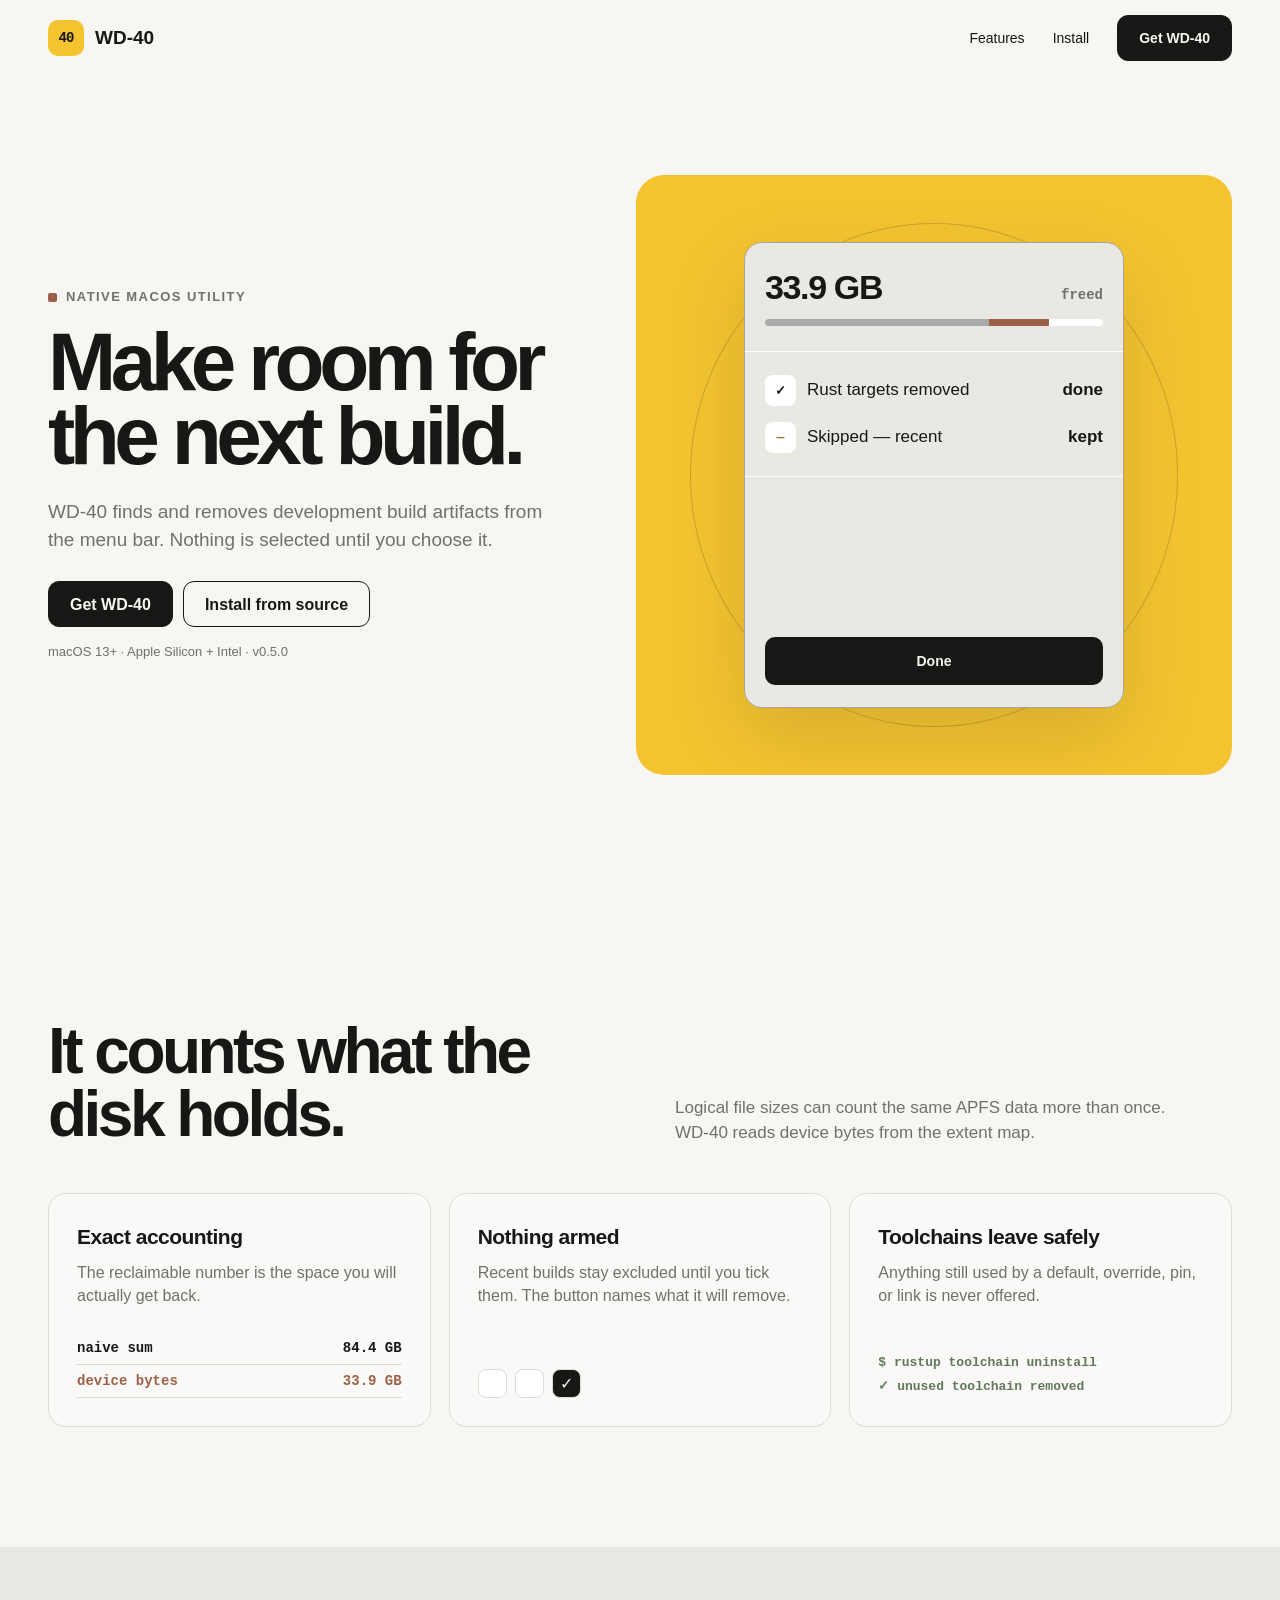
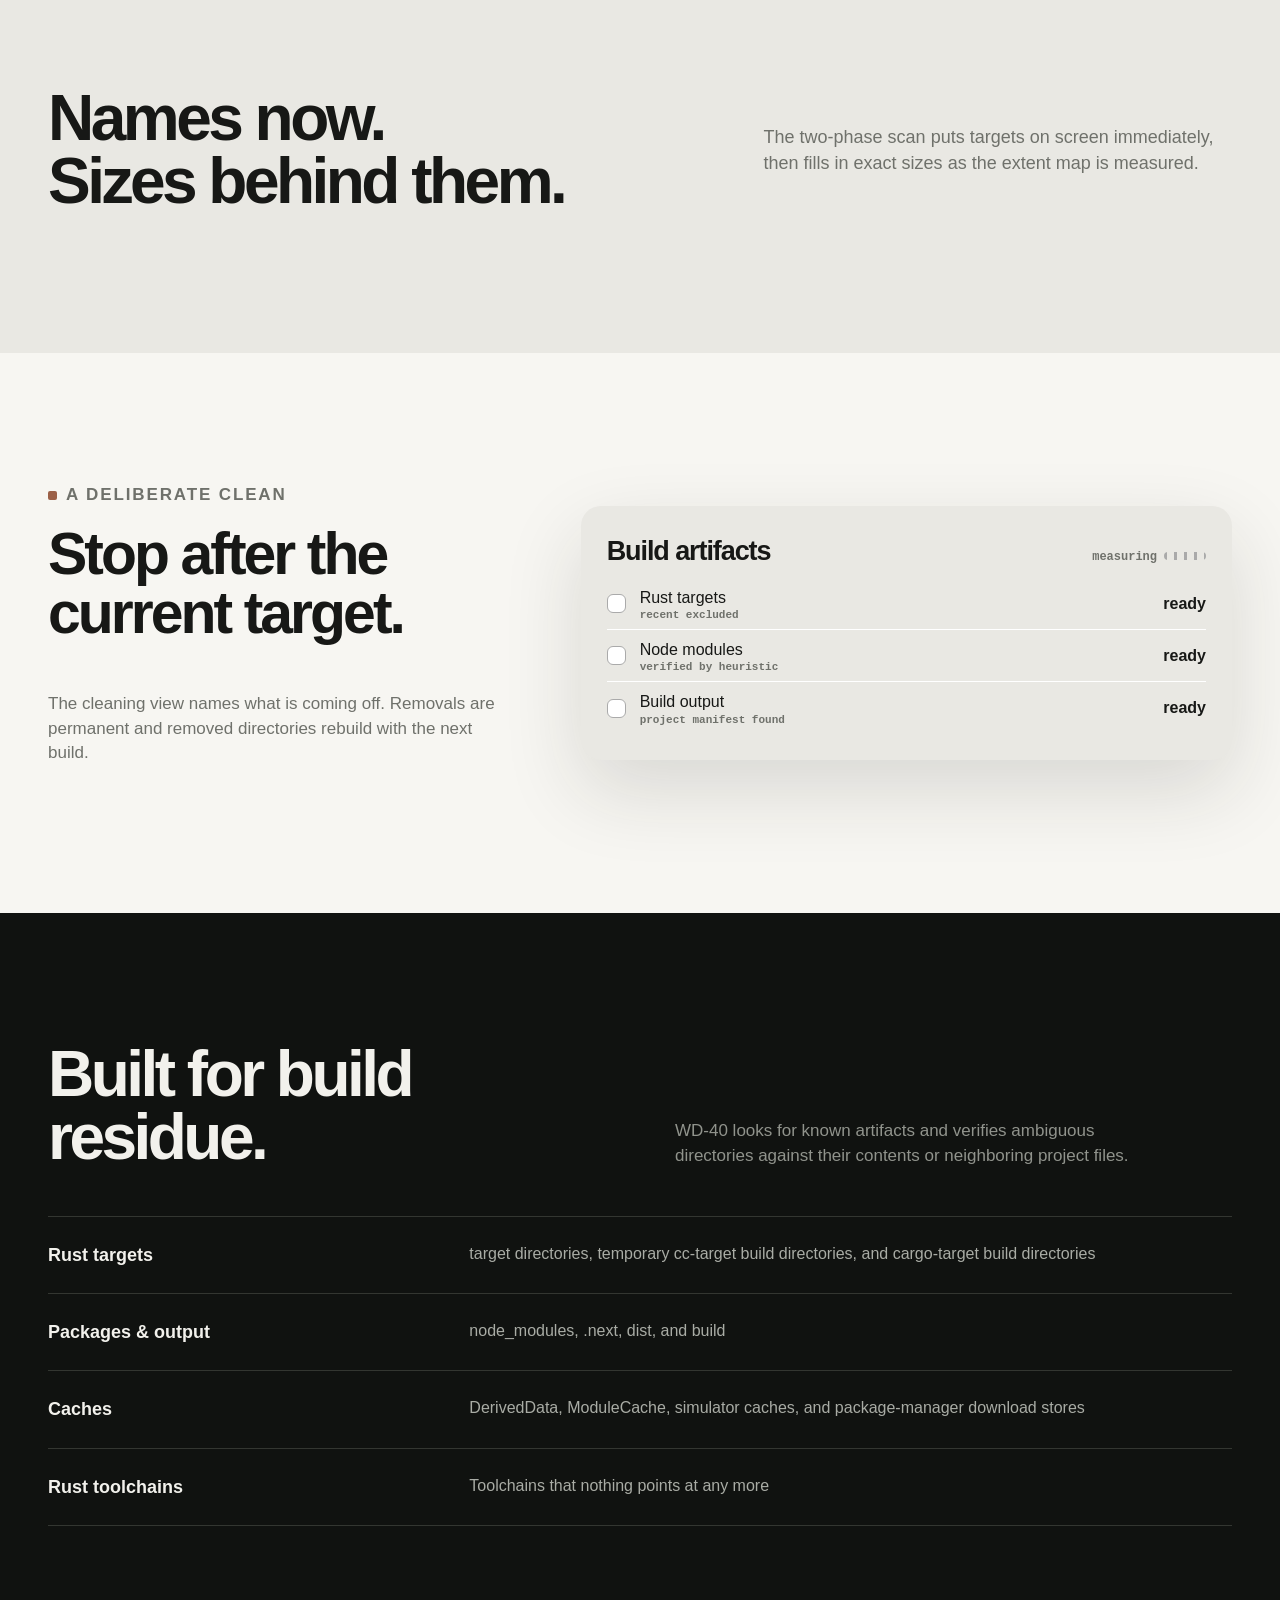
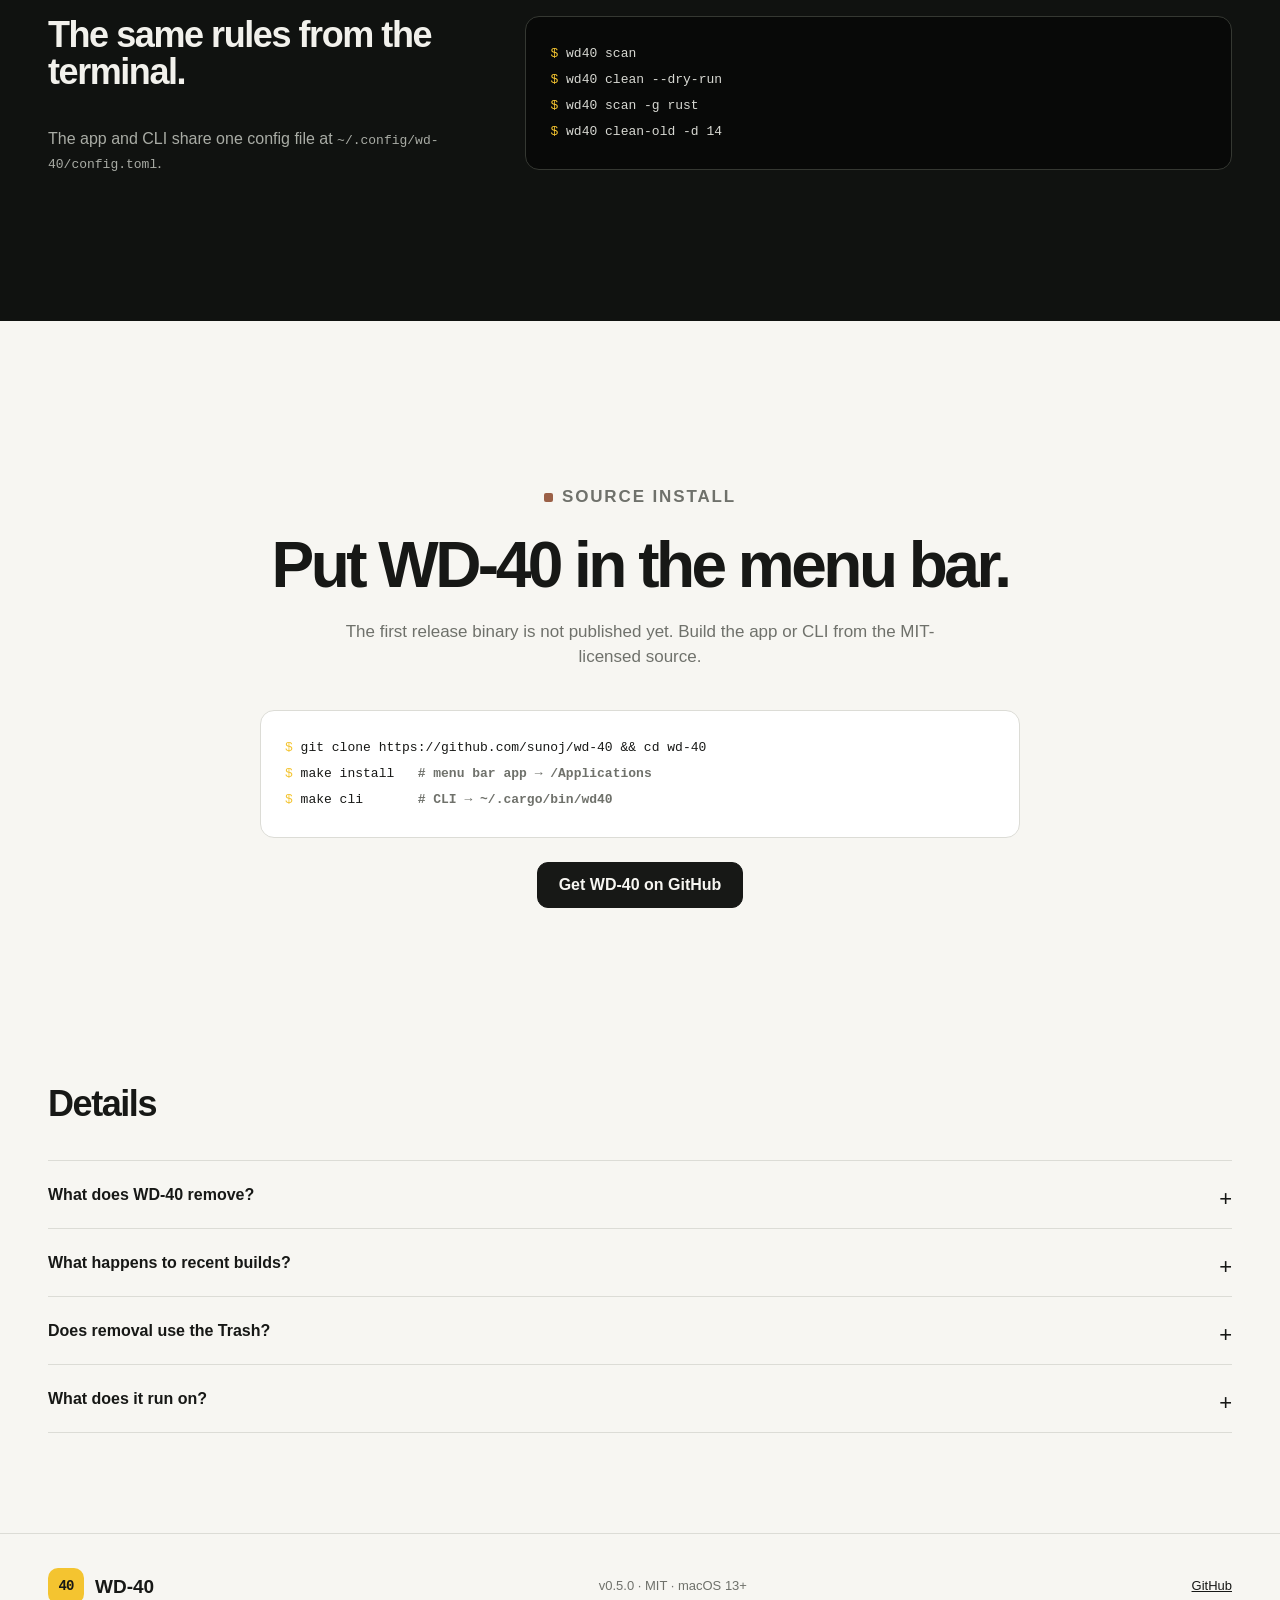
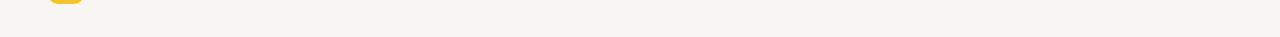
<file: site/index.html>
<!--
  WD-40's self-contained landing page, with an HTML/CSS recreation of the app popover.
  Exports: the wd-40.xyz marketing page. Dependencies: local system fonts and inline SVG only.
-->
<!DOCTYPE html>
<html lang="en">
<head>
  <meta charset="UTF-8">
  <meta name="viewport" content="width=device-width, initial-scale=1">
  <meta name="color-scheme" content="light dark">
  <link rel="icon" href="data:image/svg+xml,%3Csvg xmlns='http://www.w3.org/2000/svg' viewBox='0 0 40 40'%3E%3Crect width='40' height='40' rx='10' fill='%23f4c430'/%3E%3Ctext x='20' y='25' text-anchor='middle' font-family='monospace' font-weight='700' font-size='14'%3E40%3C/text%3E%3C/svg%3E">
  <title>WD-40 — Make room for the next build</title>
  <meta name="description" content="WD-40 is a native macOS menu bar app and CLI that finds and removes development build artifacts.">
  <script>const DOWNLOAD_URL="https://github.com/sunoj/wd-40";</script>
  <style>
    :root{--paper:#f7f6f2;--ink:#171816;--muted:#6f716b;--line:#dcdcd6;--panel:#e9e8e3;--panel2:#fff;--accent:#f4c430;--rust:#9b6047;--green:#60795a;--dark:#101210;--shadow:0 30px 80px #25251e24}
    *{box-sizing:border-box}html{scroll-behavior:smooth}body{margin:0;background:var(--paper);color:var(--ink);font-family:-apple-system,BlinkMacSystemFont,"Segoe UI",sans-serif;line-height:1.45}a{color:inherit}button,a{font:inherit}.wrap{width:min(1184px,calc(100% - 48px));margin:auto}.nav{height:76px;display:flex;align-items:center;justify-content:space-between}.brand{display:flex;align-items:center;gap:11px;font-weight:800;text-decoration:none;font-size:19px}.mark{display:grid;place-items:center;width:36px;height:36px;border-radius:10px;background:var(--accent);font:800 14px ui-monospace,monospace;letter-spacing:-1px}.navlinks{display:flex;align-items:center;gap:28px;font-size:14px}.navlinks a{text-decoration:none}.button{display:inline-flex;align-items:center;justify-content:center;min-height:46px;padding:0 21px;border:1px solid var(--ink);border-radius:11px;background:var(--ink);color:var(--paper);font-weight:750;text-decoration:none;transition:transform .2s,background .2s}.button:hover{transform:translateY(-2px)}.button.alt{background:transparent;color:var(--ink)}
    .hero{min-height:calc(100svh - 76px);display:grid;grid-template-columns:.93fr 1.07fr;align-items:center;gap:70px;padding:58px 0 84px}.eyebrow{display:flex;align-items:center;gap:9px;margin:0 0 18px;color:var(--muted);font-size:13px;font-weight:720;text-transform:uppercase;letter-spacing:.11em}.eyebrow:before{content:"";width:9px;height:9px;border-radius:2px;background:var(--rust)}h1,h2,h3,p{margin-top:0}.hero h1{max-width:650px;margin-bottom:24px;font-size:clamp(58px,6.4vw,94px);line-height:.91;letter-spacing:-.067em}.lead{max-width:570px;margin-bottom:28px;color:var(--muted);font-size:19px}.actions{display:flex;gap:10px;align-items:center}.meta{margin:16px 0 0;color:var(--muted);font-size:13px}
    .stage{min-height:600px;display:grid;place-items:center;border-radius:28px;background:var(--accent);overflow:hidden;position:relative}.stage:before{content:"";position:absolute;inset:8% 9%;border:1px solid #1d1d1730;border-radius:50%}.stage:after{content:"";position:absolute;width:280px;height:280px;border:1px solid #1d1d1730;border-radius:50%}.popover{position:relative;z-index:1;width:min(380px,84%);height:466px;border:1px solid #a5a59e;background:var(--panel);border-radius:18px;box-shadow:var(--shadow);overflow:hidden;font-size:14px}.pop-state{position:absolute;inset:0;padding:20px;opacity:0}.pop-state.scan{animation:scan-state 12s cubic-bezier(.2,.8,.2,1) both}.pop-state.clean{animation:clean-state 12s cubic-bezier(.2,.8,.2,1) both}.pop-state.done{animation:done-state 12s cubic-bezier(.2,.8,.2,1) both}.pop-top{display:flex;align-items:baseline;justify-content:space-between;margin-bottom:7px}.pop-top strong{font-size:27px;letter-spacing:-.04em}.mono{font-family:ui-monospace,SFMono-Regular,Menlo,monospace;color:var(--muted);font-weight:650}.meter{height:7px;background:var(--panel2);border-radius:9px;overflow:hidden}.meter span{display:block;width:100%;height:100%;background:linear-gradient(90deg,#aaa 0 79%,var(--rust) 79%);transform-origin:left;transform:scaleX(.84)}.status{padding:10px 0 15px;border-bottom:1px solid var(--panel2);color:var(--muted)}.status b{color:var(--ink)}.group{display:flex;justify-content:space-between;padding:17px 0 7px;border-top:1px solid var(--panel2);color:var(--muted);font:700 13px ui-monospace,monospace;text-transform:lowercase}.group:first-of-type{border-top:0}.row{display:grid;grid-template-columns:25px 1fr auto;gap:8px;align-items:center;padding:8px 0}.check{width:19px;height:19px;border:1px solid #aaa;border-radius:6px;background:var(--panel2)}.check.on{display:grid;place-items:center;background:var(--ink);color:var(--paper);font-size:12px}.sub{display:block;color:var(--muted);font:600 11px ui-monospace,monospace}.recent{color:#98722c}.pop-action{position:absolute;left:20px;right:20px;bottom:50px;height:48px;border:0;border-radius:10px;background:var(--ink);color:var(--paper);font-weight:750}.pop-foot{position:absolute;left:20px;right:20px;bottom:18px;display:flex;justify-content:space-between;color:var(--muted);font-weight:650}.spin{display:inline-block;width:16px;height:16px;border:2px solid #a7a8a1;border-top-color:var(--ink);border-radius:50%;vertical-align:-3px;animation:spin 1s linear infinite}.clean .status{font-size:16px}.clean-list{margin:20px 0}.clean-list .row{grid-template-columns:24px 1fr auto;font-size:16px}.removed{color:var(--green)}.waiting{opacity:.38}.stop{bottom:28px;background:var(--panel2);color:var(--ink)}.done .pop-top strong{font-size:34px}.done .summary{margin:25px -20px;border-top:1px solid var(--panel2);border-bottom:1px solid var(--panel2);padding:15px 20px}.done .row{grid-template-columns:34px 1fr auto;font-size:17px}.badge{display:grid;place-items:center;width:31px;height:31px;border-radius:8px;background:var(--panel2);font:700 13px ui-monospace,monospace}.done .pop-action{bottom:22px}
    @keyframes scan-state{0%{opacity:0;transform:translateY(8px)}4%,29%{opacity:1;transform:translateY(0)}33%,100%{opacity:0;transform:translateY(-8px)}}
    @keyframes clean-state{0%,29%{opacity:0;transform:translateY(8px)}33%,62%{opacity:1;transform:translateY(0)}66%,100%{opacity:0;transform:translateY(-8px)}}
    @keyframes done-state{0%,62%{opacity:0;transform:translateY(8px)}66%,100%{opacity:1;transform:translateY(0)}}
    @keyframes scan-meter{0%,4%{transform:scaleX(0)}20%,100%{transform:scaleX(.84)}}
    @keyframes row-1{0%,10%{opacity:0;transform:translateY(4px)}15%,100%{opacity:1;transform:translateY(0)}}
    @keyframes row-2{0%,15%{opacity:0;transform:translateY(4px)}20%,100%{opacity:1;transform:translateY(0)}}
    @keyframes row-3{0%,20%{opacity:0;transform:translateY(4px)}25%,100%{opacity:1;transform:translateY(0)}}
    @keyframes done-row-1{0%,68%{opacity:0;transform:scale(.96)}73%,100%{opacity:1;transform:scale(1)}}
    @keyframes done-row-2{0%,72%{opacity:0;transform:scale(.96)}77%,100%{opacity:1;transform:scale(1)}}
    @keyframes spin{to{transform:rotate(1turn)}}
    .pop-state.scan .meter span{animation:scan-meter 12s cubic-bezier(.2,.8,.2,1) both}
    .pop-state.scan .row:nth-child(5){animation:row-1 12s cubic-bezier(.2,.8,.2,1) both}
    .pop-state.scan .row:nth-child(6){animation:row-2 12s cubic-bezier(.2,.8,.2,1) both}
    .pop-state.scan .row:nth-child(8){animation:row-3 12s cubic-bezier(.2,.8,.2,1) both}
    .pop-state.done .row:nth-child(1){animation:done-row-1 12s cubic-bezier(.2,.8,.2,1) both}
    .pop-state.done .row:nth-child(2){animation:done-row-2 12s cubic-bezier(.2,.8,.2,1) both}
    .is-paused .pop-state,.is-paused .pop-state .row,.is-paused .pop-state .meter span{animation-play-state:paused}
    .is-paused .spin,.is-paused .measure:after{animation-play-state:paused!important}
    .features{padding:120px 0}.section-head{display:grid;grid-template-columns:1fr 1fr;gap:70px;align-items:end;margin-bottom:48px}.section-head h2,.statement h2,.install h2{margin-bottom:0;font-size:clamp(42px,5vw,68px);line-height:.98;letter-spacing:-.055em}.section-head p{max-width:500px;margin:0;color:var(--muted);font-size:17px}.grid3{display:grid;grid-template-columns:repeat(3,1fr);gap:18px}.feature{padding:28px;border:1px solid var(--line);border-radius:18px;background:#ffffff55;display:flex;flex-direction:column;justify-content:space-between}.feature h3{margin-bottom:8px;font-size:21px;letter-spacing:-.025em}.feature p{margin:0;color:var(--muted)}.proof{padding-top:25px}.proof-row{display:flex;justify-content:space-between;padding:8px 0;border-bottom:1px solid var(--line);font:650 14px ui-monospace,monospace}.proof-row:last-child{color:var(--rust)}.select-demo{display:flex;gap:8px}.select-demo span{width:29px;height:29px;border:1px solid var(--line);border-radius:8px;background:var(--panel2)}.select-demo span:last-child{display:grid;place-items:center;background:var(--ink);color:var(--paper)}.toolchain{font:700 13px/1.8 ui-monospace,monospace;color:var(--green)}
    .statement{padding:140px 0;background:var(--panel)}.statement .wrap{display:grid;grid-template-columns:1fr .8fr;gap:130px;align-items:center}.statement p{margin:0;color:var(--muted);font-size:18px}.split{padding:130px 0;display:grid;grid-template-columns:.82fr 1.18fr;gap:80px;align-items:center}.split h2{font-size:clamp(40px,4.6vw,65px);line-height:1;letter-spacing:-.05em}.split>div>p{color:var(--muted);font-size:17px}.mini-ui{padding:26px;border-radius:20px;background:var(--panel);box-shadow:var(--shadow)}.mini-ui .row{grid-template-columns:25px 1fr auto;border-bottom:1px solid var(--panel2)}.mini-ui .row:last-child{border:0}.measure{color:var(--muted);font:650 12px ui-monospace,monospace}.measure:after{content:"";display:inline-block;width:42px;height:8px;margin-left:7px;border-radius:9px;background:linear-gradient(90deg,#aaa 30%,transparent 30%);background-size:10px;animation:pulse 1.2s linear infinite}@keyframes pulse{to{background-position:20px}}
    .technical{padding:130px 0;background:var(--dark);color:#f2f1ec}.technical .section-head p,.technical .eyebrow{color:#90938c}.coverage{border-top:1px solid #333631}.coverage div{display:grid;grid-template-columns:.5fr 1fr;gap:40px;padding:25px 0;border-bottom:1px solid #333631}.coverage strong{font-size:18px}.coverage span{color:#a9aca5}.cli{margin-top:90px;display:grid;grid-template-columns:.72fr 1.28fr;gap:80px;align-items:start}.cli h3{font-size:36px;line-height:1.05;letter-spacing:-.04em}.cli p{color:#a9aca5}.terminal{overflow:auto;padding:24px;border:1px solid #353832;border-radius:14px;background:#080908;color:#d8d9d3;font:13px/2 ui-monospace,monospace;white-space:pre}.prompt{color:var(--accent)}
    .install{padding:140px 0;text-align:center}.install p{max-width:600px;margin:24px auto;color:var(--muted);font-size:17px}.commands{width:min(760px,100%);margin:40px auto 24px;text-align:left;padding:24px;border:1px solid var(--line);border-radius:14px;background:var(--panel2);font:13px/2 ui-monospace,monospace;overflow:auto}.faq{padding:30px 0 100px}.faq h2{font-size:36px;letter-spacing:-.04em}.faq details{border-top:1px solid var(--line);padding:22px 0}.faq details:last-child{border-bottom:1px solid var(--line)}summary{cursor:pointer;font-weight:750;list-style:none}summary:after{content:"+";float:right;font-size:22px;font-weight:400}details[open] summary:after{content:"−"}.faq details p{max-width:720px;margin:14px 0 0;color:var(--muted)}footer{padding:34px 0;border-top:1px solid var(--line)}footer .wrap{display:flex;justify-content:space-between;align-items:center}footer p{margin:0;color:var(--muted);font-size:13px}.footerlinks{display:flex;gap:24px;font-size:13px}
    @media (prefers-color-scheme:dark){:root{--paper:#141512;--ink:#f1f0eb;--muted:#9c9e97;--line:#343631;--panel:#242521;--panel2:#171815;--dark:#090a09;--shadow:0 30px 80px #0008}.feature{background:#ffffff03}.button{background:var(--ink);color:var(--paper)}.button.alt{background:transparent;color:var(--ink)}.popover{border-color:#4e504a}.stage{background:#c8a824}.mark{color:#171816}.proof-row:last-child{color:#c48768}.recent{color:#c6a254}}
    @media (max-width:820px){.navlinks>a:not(.button){display:none}.hero{grid-template-columns:1fr;padding-top:40px;gap:45px}.stage{min-height:540px}.section-head,.statement .wrap,.split,.cli{grid-template-columns:1fr;gap:35px}.grid3{grid-template-columns:1fr}.statement,.features,.technical,.install{padding:90px 0}.coverage div{grid-template-columns:1fr;gap:7px}.split{padding:90px 0}.statement .wrap{gap:35px}}
    @media (max-width:480px){.wrap{width:min(100% - 28px,1184px)}.nav{height:66px}.navlinks{gap:8px}.navlinks .button{min-height:40px;padding:0 13px}.hero{min-height:auto;padding:48px 0 70px}.hero h1{font-size:56px}.lead{font-size:17px}.actions{align-items:stretch;flex-direction:column}.stage{min-height:515px;border-radius:20px}.popover{width:94%;height:450px;font-size:13px}.pop-state{padding:16px}.pop-action,.pop-foot{left:16px;right:16px}.section-head h2,.statement h2,.install h2{font-size:42px}.section-head{margin-bottom:32px}.feature{padding:22px}.cli{margin-top:60px}.terminal,.commands{font-size:11px;padding:17px}footer .wrap{align-items:flex-start;gap:20px;flex-direction:column}}
    @media (prefers-reduced-motion:reduce){html{scroll-behavior:auto}*,*:before,*:after{animation:none!important;transition:none!important}.pop-state.scan,.pop-state.clean{opacity:0}.pop-state.done{opacity:1}.button:hover{transform:none}}
  </style>
</head>
<body>
  <header class="wrap nav"><a class="brand" href="#top"><span class="mark">40</span>WD-40</a><nav class="navlinks" aria-label="Primary"><a href="#features">Features</a><a href="#install">Install</a><a class="button download" href="https://github.com/sunoj/wd-40">Get WD-40</a></nav></header>
  <main id="top">
    <section class="wrap hero">
      <div><p class="eyebrow">Native macOS utility</p><h1>Make room for the next build.</h1><p class="lead">WD-40 finds and removes development build artifacts from the menu bar. Nothing is selected until you choose it.</p><div class="actions"><a class="button download" href="https://github.com/sunoj/wd-40">Get WD-40</a><a class="button alt" href="#install">Install from source</a></div><p class="meta">macOS 13+ · Apple Silicon + Intel · v0.5.0</p></div>
      <div class="stage" aria-label="WD-40 popover moving through scan, cleaning, and finished states">
        <div class="popover">
          <div class="pop-state scan"><div class="pop-top"><strong>Scanning</strong><span class="mono"><span class="spin"></span></span></div><div class="meter"><span></span></div><div class="status">Targets appear first. <b>Measuring sizes…</b></div><div class="group"><span>rust targets</span><span>measuring</span></div><div class="row"><span class="check on">✓</span><span>project-alpha<span class="sub">target · recent</span></span><span class="mono recent">recent</span></div><div class="row"><span class="check"></span><span>project-beta<span class="sub">target</span></span><span class="mono">…</span></div><div class="group"><span>node modules</span><span>measuring</span></div><div class="row"><span class="check"></span><span>web-client<span class="sub">node_modules</span></span><span class="mono">…</span></div><button class="pop-action" type="button">Clean selected · 33.9 GB</button><div class="pop-foot"><span>Rescan</span><span>Settings</span></div></div>
          <div class="pop-state clean"><div class="pop-top"><strong>Cleaning</strong><span class="mono">33.9 GB</span></div><div class="meter"><span></span></div><div class="status"><span class="mono">removing</span><br><b>project-alpha/target</b></div><div class="clean-list"><div class="row removed"><span>✓</span><span>project-beta</span><b>removed</b></div><div class="row"><span class="spin"></span><span>project-alpha</span><b>current</b></div><div class="row waiting"><span>·</span><span>web-client</span><b>waiting</b></div></div><button class="pop-action stop" type="button">Stop after this target</button></div>
          <div class="pop-state done"><div class="pop-top"><strong>33.9 GB</strong><span class="mono">freed</span></div><div class="meter"><span></span></div><div class="summary"><div class="row"><span class="badge">✓</span><span>Rust targets removed</span><b>done</b></div><div class="row"><span class="badge recent">—</span><span>Skipped — recent</span><b>kept</b></div></div><button class="pop-action" type="button">Done</button></div>
        </div>
      </div>
    </section>
    <section class="wrap features" id="features"><div class="section-head"><h2>It counts what the disk holds.</h2><p>Logical file sizes can count the same APFS data more than once. WD-40 reads device bytes from the extent map.</p></div><div class="grid3">
      <article class="feature"><div><h3>Exact accounting</h3><p>The reclaimable number is the space you will actually get back.</p></div><div class="proof"><div class="proof-row"><span>naive sum</span><span>84.4 GB</span></div><div class="proof-row"><span>device bytes</span><span>33.9 GB</span></div></div></article>
      <article class="feature"><div><h3>Nothing armed</h3><p>Recent builds stay excluded until you tick them. The button names what it will remove.</p></div><div class="select-demo" aria-hidden="true"><span></span><span></span><span>✓</span></div></article>
      <article class="feature"><div><h3>Toolchains leave safely</h3><p>Anything still used by a default, override, pin, or link is never offered.</p></div><div class="toolchain">$ rustup toolchain uninstall<br>✓ unused toolchain removed</div></article>
    </div></section>
    <section class="statement"><div class="wrap"><h2>Names now.<br>Sizes behind them.</h2><p>The two-phase scan puts targets on screen immediately, then fills in exact sizes as the extent map is measured.</p></div></section>
    <section class="wrap split"><div><p class="eyebrow">A deliberate clean</p><h2>Stop after the current target.</h2><p>The cleaning view names what is coming off. Removals are permanent and removed directories rebuild with the next build.</p></div><div class="mini-ui"><div class="pop-top"><strong>Build artifacts</strong><span class="measure">measuring</span></div><div class="row"><span class="check"></span><span>Rust targets<span class="sub">recent excluded</span></span><b>ready</b></div><div class="row"><span class="check"></span><span>Node modules<span class="sub">verified by heuristic</span></span><b>ready</b></div><div class="row"><span class="check"></span><span>Build output<span class="sub">project manifest found</span></span><b>ready</b></div></div></section>
    <section class="technical"><div class="wrap"><div class="section-head"><h2>Built for build residue.</h2><p>WD-40 looks for known artifacts and verifies ambiguous directories against their contents or neighboring project files.</p></div><div class="coverage"><div><strong>Rust targets</strong><span>target directories, temporary cc-target build directories, and cargo-target build directories</span></div><div><strong>Packages &amp; output</strong><span>node_modules, .next, dist, and build</span></div><div><strong>Caches</strong><span>DerivedData, ModuleCache, simulator caches, and package-manager download stores</span></div><div><strong>Rust toolchains</strong><span>Toolchains that nothing points at any more</span></div></div><div class="cli"><div><h3>The same rules from the terminal.</h3><p>The app and CLI share one config file at <code>~/.config/wd-40/config.toml</code>.</p></div><div class="terminal"><span class="prompt">$</span> wd40 scan<br><span class="prompt">$</span> wd40 clean --dry-run<br><span class="prompt">$</span> wd40 scan -g rust<br><span class="prompt">$</span> wd40 clean-old -d 14</div></div></div></section>
    <section class="wrap install" id="install"><p class="eyebrow" style="justify-content:center">Source install</p><h2>Put WD-40 in the menu bar.</h2><p>The first release binary is not published yet. Build the app or CLI from the MIT-licensed source.</p><div class="commands"><span class="prompt">$</span> git clone https://github.com/sunoj/wd-40 &amp;&amp; cd wd-40<br><span class="prompt">$</span> make install&nbsp;&nbsp;&nbsp;<span class="mono"># menu bar app → /Applications</span><br><span class="prompt">$</span> make cli&nbsp;&nbsp;&nbsp;&nbsp;&nbsp;&nbsp;&nbsp;<span class="mono"># CLI → ~/.cargo/bin/wd40</span></div><a class="button download" href="https://github.com/sunoj/wd-40">Get WD-40 on GitHub</a></section>
    <section class="wrap faq"><h2>Details</h2><details><summary>What does WD-40 remove?</summary><p>Development build artifacts: Rust targets, Node modules, build output, caches, and unused Rust toolchains. Detection uses heuristics rather than directory names alone.</p></details><details><summary>What happens to recent builds?</summary><p>They are excluded until you explicitly select them. Nothing is selected by default.</p></details><details><summary>Does removal use the Trash?</summary><p>No. Removals are permanent. Removed directories are recreated by the next build that needs them.</p></details><details><summary>What does it run on?</summary><p>macOS 13 or later on Apple Silicon and Intel. It is one native Rust and AppKit binary, with no Electron or web view.</p></details></section>
  </main>
  <footer><div class="wrap"><a class="brand" href="#top"><span class="mark">40</span>WD-40</a><p>v0.5.0 · MIT · macOS 13+</p><div class="footerlinks"><a class="download" href="https://github.com/sunoj/wd-40">GitHub</a></div></div></footer>
  <script>document.querySelectorAll(".download").forEach(link=>link.href=DOWNLOAD_URL);</script>
  <script>
    document.addEventListener("DOMContentLoaded", () => {
      const observer = new IntersectionObserver((entries) => {
        entries.forEach(e => {
          if (!e.isIntersecting) e.target.classList.add('is-paused');
          else e.target.classList.remove('is-paused');
        });
      });
      document.querySelectorAll('.stage, .split').forEach(el => observer.observe(el));
    });
  </script>
</body>
</html>
</file>
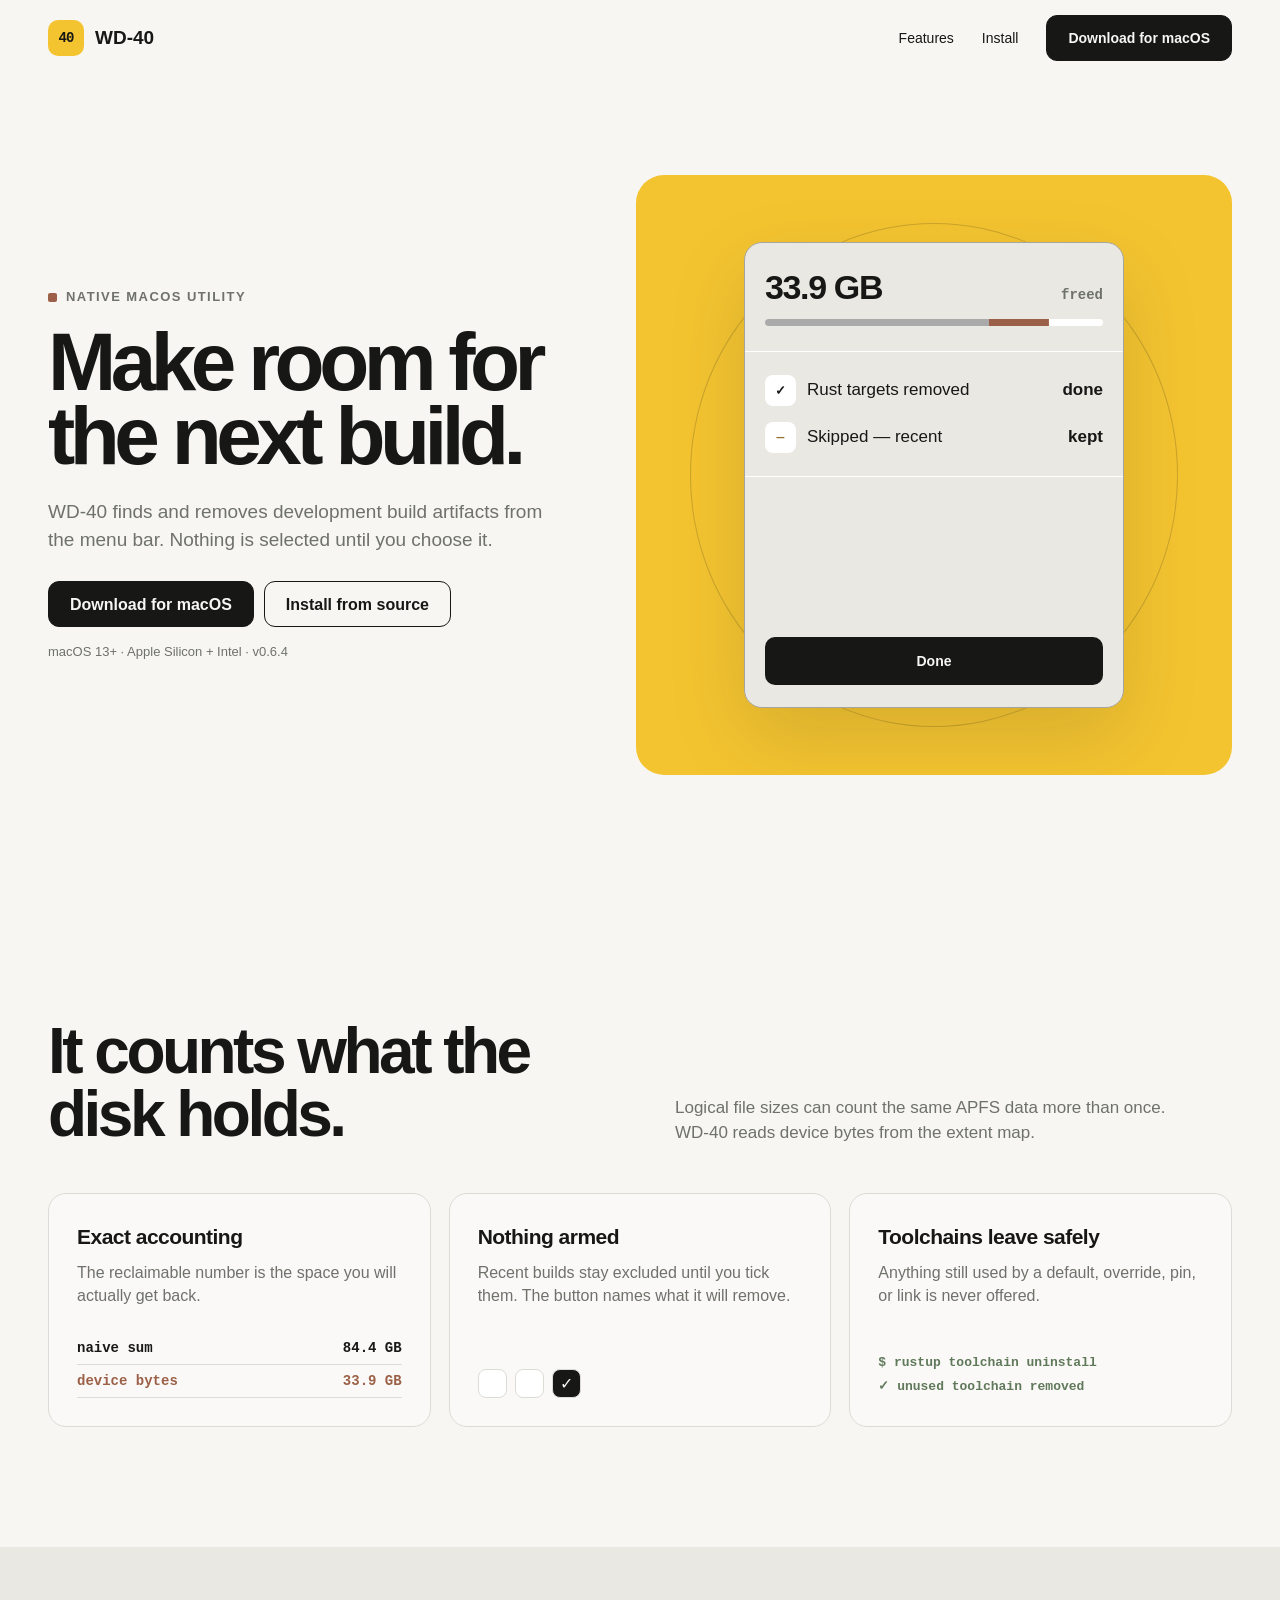
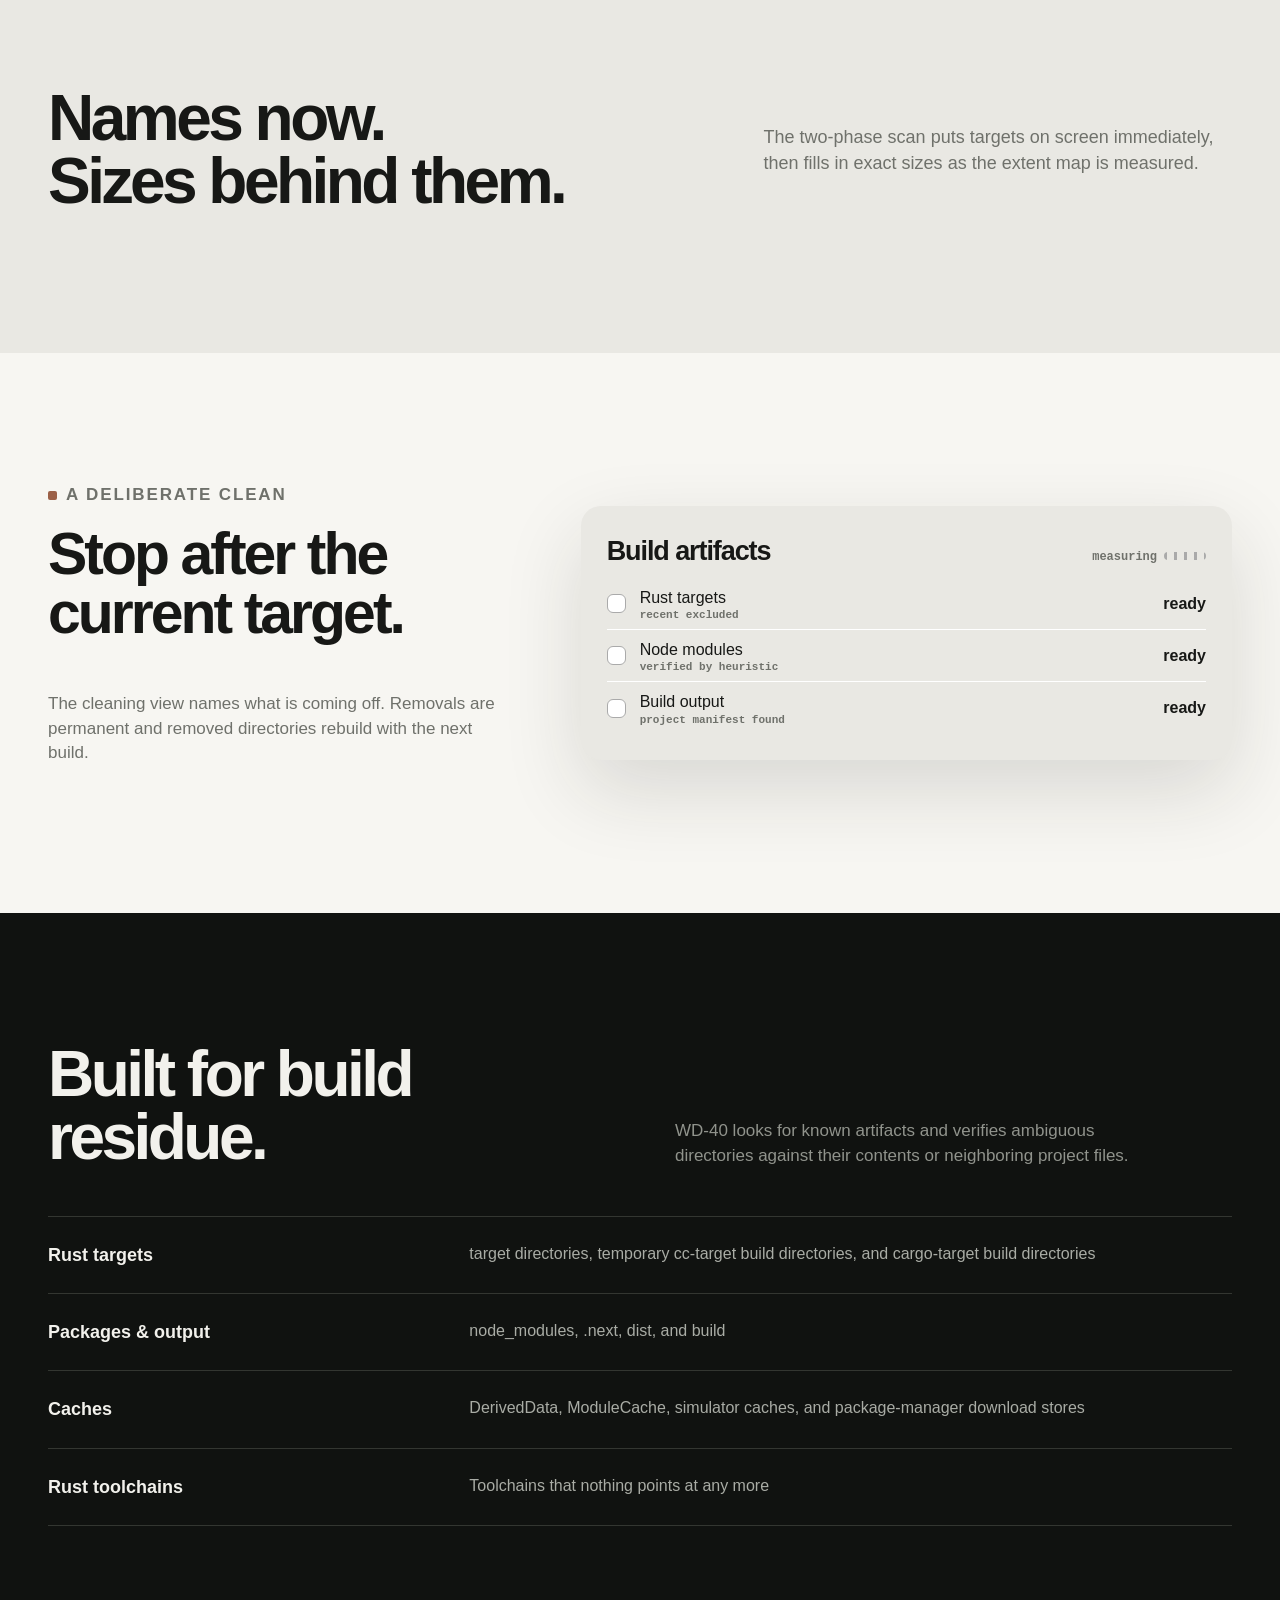
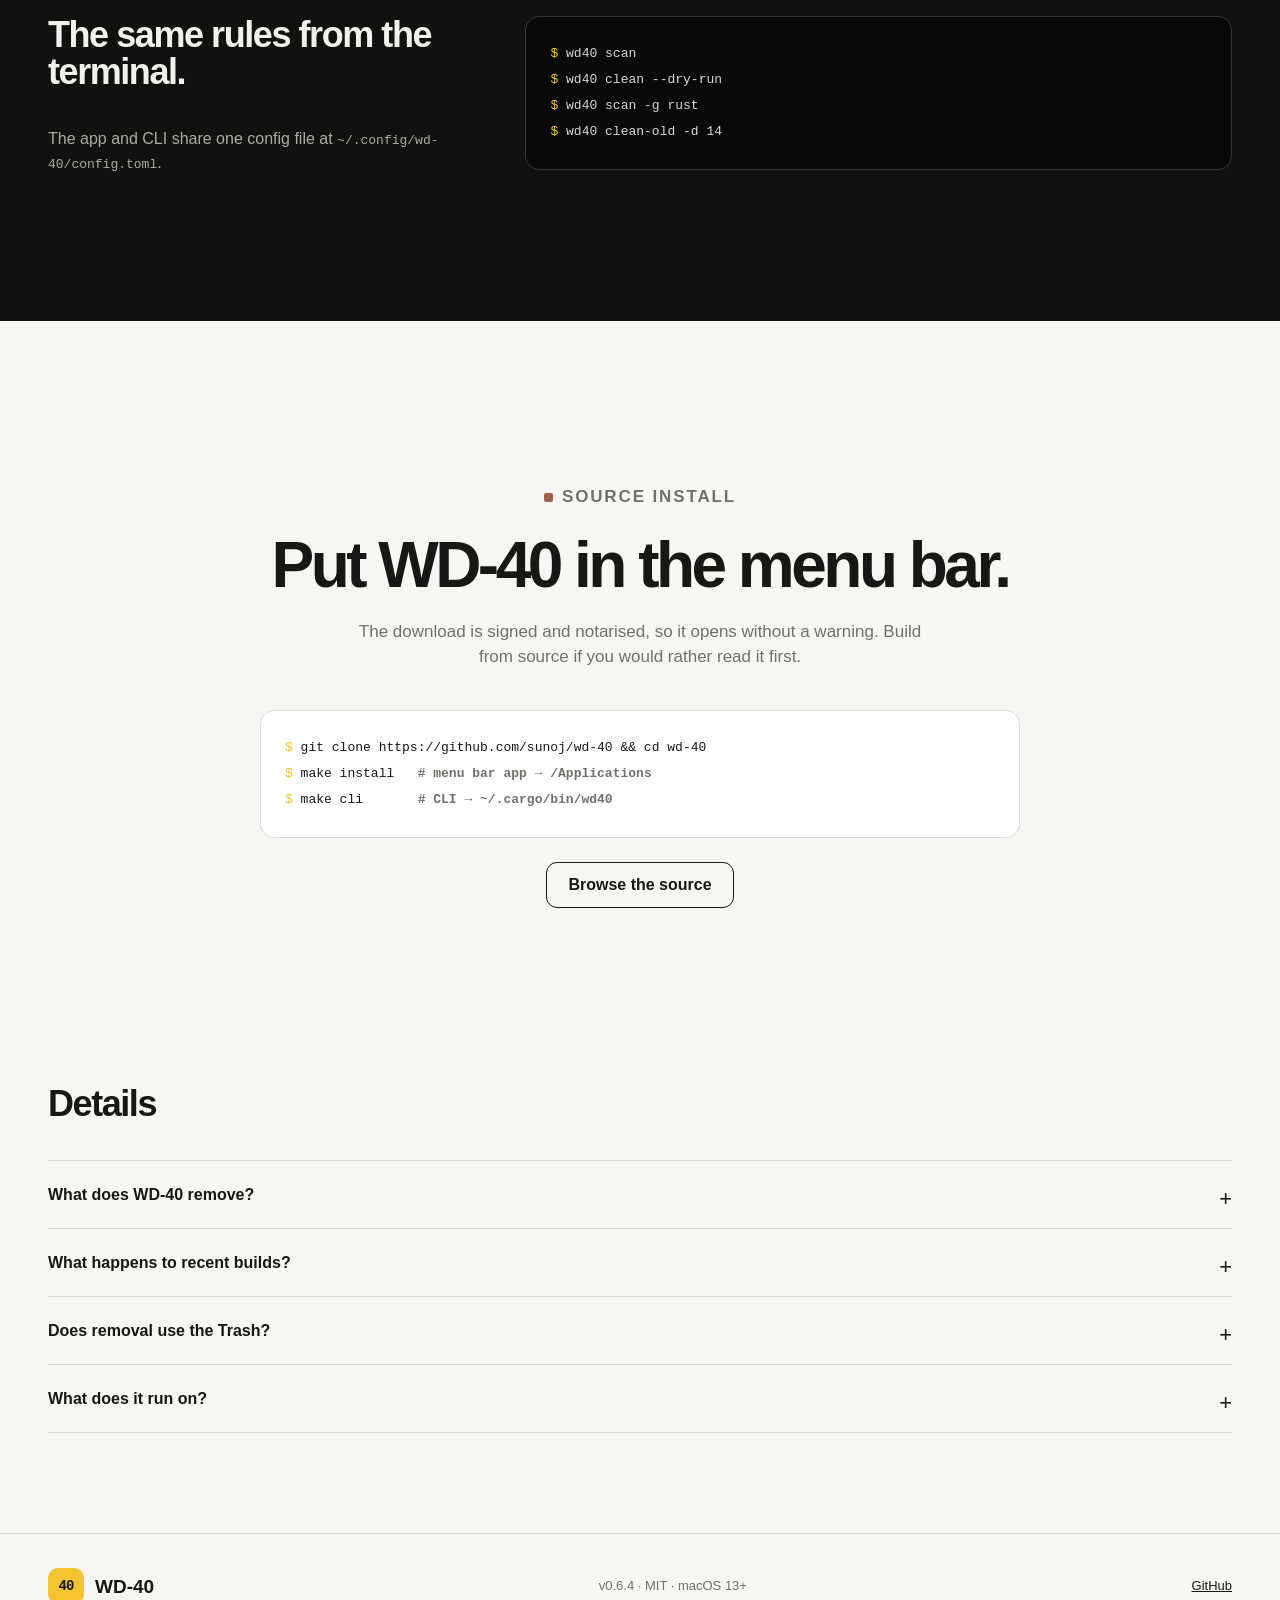
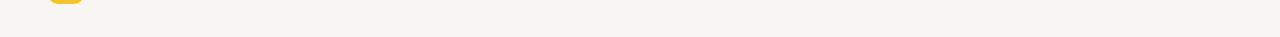
<file: site/public/index.html>
<!--
  WD-40's self-contained landing page, with an HTML/CSS recreation of the app popover.
  Exports: the wd-40.xyz marketing page. Dependencies: local system fonts and inline SVG only.
-->
<!DOCTYPE html>
<html lang="en">
<head>
  <meta charset="UTF-8">
  <meta name="viewport" content="width=device-width, initial-scale=1">
  <meta name="color-scheme" content="light dark">
  <link rel="icon" href="data:image/svg+xml,%3Csvg xmlns='http://www.w3.org/2000/svg' viewBox='0 0 40 40'%3E%3Crect width='40' height='40' rx='10' fill='%23f4c430'/%3E%3Ctext x='20' y='25' text-anchor='middle' font-family='monospace' font-weight='700' font-size='14'%3E40%3C/text%3E%3C/svg%3E">
  <title>WD-40 — Make room for the next build</title>
  <meta name="description" content="WD-40 is a native macOS menu bar app and CLI that finds and removes development build artifacts.">
  <script>const DOWNLOAD_URL="https://wd40-release.sunoj-mings.workers.dev/wd40-0.6.4.dmg";</script>
  <style>
    :root{--paper:#f7f6f2;--ink:#171816;--muted:#6f716b;--line:#dcdcd6;--panel:#e9e8e3;--panel2:#fff;--accent:#f4c430;--rust:#9b6047;--green:#60795a;--dark:#101210;--shadow:0 30px 80px #25251e24}
    *{box-sizing:border-box}html{scroll-behavior:smooth}body{margin:0;background:var(--paper);color:var(--ink);font-family:-apple-system,BlinkMacSystemFont,"Segoe UI",sans-serif;line-height:1.45}a{color:inherit}button,a{font:inherit}.wrap{width:min(1184px,calc(100% - 48px));margin:auto}.nav{height:76px;display:flex;align-items:center;justify-content:space-between}.brand{display:flex;align-items:center;gap:11px;font-weight:800;text-decoration:none;font-size:19px}.mark{display:grid;place-items:center;width:36px;height:36px;border-radius:10px;background:var(--accent);font:800 14px ui-monospace,monospace;letter-spacing:-1px}.navlinks{display:flex;align-items:center;gap:28px;font-size:14px}.navlinks a{text-decoration:none}.button{display:inline-flex;align-items:center;justify-content:center;min-height:46px;padding:0 21px;border:1px solid var(--ink);border-radius:11px;background:var(--ink);color:var(--paper);font-weight:750;text-decoration:none;transition:transform .2s,background .2s}.button:hover{transform:translateY(-2px)}.button.alt{background:transparent;color:var(--ink)}
    .hero{min-height:calc(100svh - 76px);display:grid;grid-template-columns:.93fr 1.07fr;align-items:center;gap:70px;padding:58px 0 84px}.eyebrow{display:flex;align-items:center;gap:9px;margin:0 0 18px;color:var(--muted);font-size:13px;font-weight:720;text-transform:uppercase;letter-spacing:.11em}.eyebrow:before{content:"";width:9px;height:9px;border-radius:2px;background:var(--rust)}h1,h2,h3,p{margin-top:0}.hero h1{max-width:650px;margin-bottom:24px;font-size:clamp(58px,6.4vw,94px);line-height:.91;letter-spacing:-.067em}.lead{max-width:570px;margin-bottom:28px;color:var(--muted);font-size:19px}.actions{display:flex;gap:10px;align-items:center}.meta{margin:16px 0 0;color:var(--muted);font-size:13px}
    .stage{min-height:600px;display:grid;place-items:center;border-radius:28px;background:var(--accent);overflow:hidden;position:relative}.stage:before{content:"";position:absolute;inset:8% 9%;border:1px solid #1d1d1730;border-radius:50%}.stage:after{content:"";position:absolute;width:280px;height:280px;border:1px solid #1d1d1730;border-radius:50%}.popover{position:relative;z-index:1;width:min(380px,84%);height:466px;border:1px solid #a5a59e;background:var(--panel);border-radius:18px;box-shadow:var(--shadow);overflow:hidden;font-size:14px}.pop-state{position:absolute;inset:0;padding:20px;opacity:0}.pop-state.scan{animation:scan-state 12s cubic-bezier(.2,.8,.2,1) both}.pop-state.clean{animation:clean-state 12s cubic-bezier(.2,.8,.2,1) both}.pop-state.done{animation:done-state 12s cubic-bezier(.2,.8,.2,1) both}.pop-top{display:flex;align-items:baseline;justify-content:space-between;margin-bottom:7px}.pop-top strong{font-size:27px;letter-spacing:-.04em}.mono{font-family:ui-monospace,SFMono-Regular,Menlo,monospace;color:var(--muted);font-weight:650}.meter{height:7px;background:var(--panel2);border-radius:9px;overflow:hidden}.meter span{display:block;width:100%;height:100%;background:linear-gradient(90deg,#aaa 0 79%,var(--rust) 79%);transform-origin:left;transform:scaleX(.84)}.status{padding:10px 0 15px;border-bottom:1px solid var(--panel2);color:var(--muted)}.status b{color:var(--ink)}.group{display:flex;justify-content:space-between;padding:17px 0 7px;border-top:1px solid var(--panel2);color:var(--muted);font:700 13px ui-monospace,monospace;text-transform:lowercase}.group:first-of-type{border-top:0}.row{display:grid;grid-template-columns:25px 1fr auto;gap:8px;align-items:center;padding:8px 0}.check{width:19px;height:19px;border:1px solid #aaa;border-radius:6px;background:var(--panel2)}.check.on{display:grid;place-items:center;background:var(--ink);color:var(--paper);font-size:12px}.sub{display:block;color:var(--muted);font:600 11px ui-monospace,monospace}.recent{color:#98722c}.pop-action{position:absolute;left:20px;right:20px;bottom:50px;height:48px;border:0;border-radius:10px;background:var(--ink);color:var(--paper);font-weight:750}.pop-foot{position:absolute;left:20px;right:20px;bottom:18px;display:flex;justify-content:space-between;color:var(--muted);font-weight:650}.spin{display:inline-block;width:16px;height:16px;border:2px solid #a7a8a1;border-top-color:var(--ink);border-radius:50%;vertical-align:-3px;animation:spin 1s linear infinite}.clean .status{font-size:16px}.clean-list{margin:20px 0}.clean-list .row{grid-template-columns:24px 1fr auto;font-size:16px}.removed{color:var(--green)}.waiting{opacity:.38}.stop{bottom:28px;background:var(--panel2);color:var(--ink)}.done .pop-top strong{font-size:34px}.done .summary{margin:25px -20px;border-top:1px solid var(--panel2);border-bottom:1px solid var(--panel2);padding:15px 20px}.done .row{grid-template-columns:34px 1fr auto;font-size:17px}.badge{display:grid;place-items:center;width:31px;height:31px;border-radius:8px;background:var(--panel2);font:700 13px ui-monospace,monospace}.done .pop-action{bottom:22px}
    @keyframes scan-state{0%{opacity:0;transform:translateY(8px)}4%,29%{opacity:1;transform:translateY(0)}33%,100%{opacity:0;transform:translateY(-8px)}}
    @keyframes clean-state{0%,29%{opacity:0;transform:translateY(8px)}33%,62%{opacity:1;transform:translateY(0)}66%,100%{opacity:0;transform:translateY(-8px)}}
    @keyframes done-state{0%,62%{opacity:0;transform:translateY(8px)}66%,100%{opacity:1;transform:translateY(0)}}
    @keyframes scan-meter{0%,4%{transform:scaleX(0)}20%,100%{transform:scaleX(.84)}}
    @keyframes row-1{0%,10%{opacity:0;transform:translateY(4px)}15%,100%{opacity:1;transform:translateY(0)}}
    @keyframes row-2{0%,15%{opacity:0;transform:translateY(4px)}20%,100%{opacity:1;transform:translateY(0)}}
    @keyframes row-3{0%,20%{opacity:0;transform:translateY(4px)}25%,100%{opacity:1;transform:translateY(0)}}
    @keyframes done-row-1{0%,68%{opacity:0;transform:scale(.96)}73%,100%{opacity:1;transform:scale(1)}}
    @keyframes done-row-2{0%,72%{opacity:0;transform:scale(.96)}77%,100%{opacity:1;transform:scale(1)}}
    @keyframes spin{to{transform:rotate(1turn)}}
    .pop-state.scan .meter span{animation:scan-meter 12s cubic-bezier(.2,.8,.2,1) both}
    .pop-state.scan .row:nth-child(5){animation:row-1 12s cubic-bezier(.2,.8,.2,1) both}
    .pop-state.scan .row:nth-child(6){animation:row-2 12s cubic-bezier(.2,.8,.2,1) both}
    .pop-state.scan .row:nth-child(8){animation:row-3 12s cubic-bezier(.2,.8,.2,1) both}
    .pop-state.done .row:nth-child(1){animation:done-row-1 12s cubic-bezier(.2,.8,.2,1) both}
    .pop-state.done .row:nth-child(2){animation:done-row-2 12s cubic-bezier(.2,.8,.2,1) both}
    .is-paused .pop-state,.is-paused .pop-state .row,.is-paused .pop-state .meter span{animation-play-state:paused}
    .is-paused .spin,.is-paused .measure:after{animation-play-state:paused!important}
    .features{padding:120px 0}.section-head{display:grid;grid-template-columns:1fr 1fr;gap:70px;align-items:end;margin-bottom:48px}.section-head h2,.statement h2,.install h2{margin-bottom:0;font-size:clamp(42px,5vw,68px);line-height:.98;letter-spacing:-.055em}.section-head p{max-width:500px;margin:0;color:var(--muted);font-size:17px}.grid3{display:grid;grid-template-columns:repeat(3,1fr);gap:18px}.feature{padding:28px;border:1px solid var(--line);border-radius:18px;background:#ffffff55;display:flex;flex-direction:column;justify-content:space-between}.feature h3{margin-bottom:8px;font-size:21px;letter-spacing:-.025em}.feature p{margin:0;color:var(--muted)}.proof{padding-top:25px}.proof-row{display:flex;justify-content:space-between;padding:8px 0;border-bottom:1px solid var(--line);font:650 14px ui-monospace,monospace}.proof-row:last-child{color:var(--rust)}.select-demo{display:flex;gap:8px}.select-demo span{width:29px;height:29px;border:1px solid var(--line);border-radius:8px;background:var(--panel2)}.select-demo span:last-child{display:grid;place-items:center;background:var(--ink);color:var(--paper)}.toolchain{font:700 13px/1.8 ui-monospace,monospace;color:var(--green)}
    .statement{padding:140px 0;background:var(--panel)}.statement .wrap{display:grid;grid-template-columns:1fr .8fr;gap:130px;align-items:center}.statement p{margin:0;color:var(--muted);font-size:18px}.split{padding:130px 0;display:grid;grid-template-columns:.82fr 1.18fr;gap:80px;align-items:center}.split h2{font-size:clamp(40px,4.6vw,65px);line-height:1;letter-spacing:-.05em}.split>div>p{color:var(--muted);font-size:17px}.mini-ui{padding:26px;border-radius:20px;background:var(--panel);box-shadow:var(--shadow)}.mini-ui .row{grid-template-columns:25px 1fr auto;border-bottom:1px solid var(--panel2)}.mini-ui .row:last-child{border:0}.measure{color:var(--muted);font:650 12px ui-monospace,monospace}.measure:after{content:"";display:inline-block;width:42px;height:8px;margin-left:7px;border-radius:9px;background:linear-gradient(90deg,#aaa 30%,transparent 30%);background-size:10px;animation:pulse 1.2s linear infinite}@keyframes pulse{to{background-position:20px}}
    .technical{padding:130px 0;background:var(--dark);color:#f2f1ec}.technical .section-head p,.technical .eyebrow{color:#90938c}.coverage{border-top:1px solid #333631}.coverage div{display:grid;grid-template-columns:.5fr 1fr;gap:40px;padding:25px 0;border-bottom:1px solid #333631}.coverage strong{font-size:18px}.coverage span{color:#a9aca5}.cli{margin-top:90px;display:grid;grid-template-columns:.72fr 1.28fr;gap:80px;align-items:start}.cli h3{font-size:36px;line-height:1.05;letter-spacing:-.04em}.cli p{color:#a9aca5}.terminal{overflow:auto;padding:24px;border:1px solid #353832;border-radius:14px;background:#080908;color:#d8d9d3;font:13px/2 ui-monospace,monospace;white-space:pre}.prompt{color:var(--accent)}
    .install{padding:140px 0;text-align:center}.install p{max-width:600px;margin:24px auto;color:var(--muted);font-size:17px}.commands{width:min(760px,100%);margin:40px auto 24px;text-align:left;padding:24px;border:1px solid var(--line);border-radius:14px;background:var(--panel2);font:13px/2 ui-monospace,monospace;overflow:auto}.faq{padding:30px 0 100px}.faq h2{font-size:36px;letter-spacing:-.04em}.faq details{border-top:1px solid var(--line);padding:22px 0}.faq details:last-child{border-bottom:1px solid var(--line)}summary{cursor:pointer;font-weight:750;list-style:none}summary:after{content:"+";float:right;font-size:22px;font-weight:400}details[open] summary:after{content:"−"}.faq details p{max-width:720px;margin:14px 0 0;color:var(--muted)}footer{padding:34px 0;border-top:1px solid var(--line)}footer .wrap{display:flex;justify-content:space-between;align-items:center}footer p{margin:0;color:var(--muted);font-size:13px}.footerlinks{display:flex;gap:24px;font-size:13px}
    @media (prefers-color-scheme:dark){:root{--paper:#141512;--ink:#f1f0eb;--muted:#9c9e97;--line:#343631;--panel:#242521;--panel2:#171815;--dark:#090a09;--shadow:0 30px 80px #0008}.feature{background:#ffffff03}.button{background:var(--ink);color:var(--paper)}.button.alt{background:transparent;color:var(--ink)}.popover{border-color:#4e504a}.stage{background:#c8a824}.mark{color:#171816}.proof-row:last-child{color:#c48768}.recent{color:#c6a254}}
    @media (max-width:820px){.navlinks>a:not(.button){display:none}.hero{grid-template-columns:1fr;padding-top:40px;gap:45px}.stage{min-height:540px}.section-head,.statement .wrap,.split,.cli{grid-template-columns:1fr;gap:35px}.grid3{grid-template-columns:1fr}.statement,.features,.technical,.install{padding:90px 0}.coverage div{grid-template-columns:1fr;gap:7px}.split{padding:90px 0}.statement .wrap{gap:35px}}
    @media (max-width:480px){.wrap{width:min(100% - 28px,1184px)}.nav{height:66px}.navlinks{gap:8px}.navlinks .button{min-height:40px;padding:0 13px}.hero{min-height:auto;padding:48px 0 70px}.hero h1{font-size:56px}.lead{font-size:17px}.actions{align-items:stretch;flex-direction:column}.stage{min-height:515px;border-radius:20px}.popover{width:94%;height:450px;font-size:13px}.pop-state{padding:16px}.pop-action,.pop-foot{left:16px;right:16px}.section-head h2,.statement h2,.install h2{font-size:42px}.section-head{margin-bottom:32px}.feature{padding:22px}.cli{margin-top:60px}.terminal,.commands{font-size:11px;padding:17px}footer .wrap{align-items:flex-start;gap:20px;flex-direction:column}}
    @media (prefers-reduced-motion:reduce){html{scroll-behavior:auto}*,*:before,*:after{animation:none!important;transition:none!important}.pop-state.scan,.pop-state.clean{opacity:0}.pop-state.done{opacity:1}.button:hover{transform:none}}
  </style>
</head>
<body>
  <header class="wrap nav"><a class="brand" href="#top"><span class="mark">40</span>WD-40</a><nav class="navlinks" aria-label="Primary"><a href="#features">Features</a><a href="#install">Install</a><a class="button download" href="https://wd40-release.sunoj-mings.workers.dev/wd40-0.6.4.dmg">Download for macOS</a></nav></header>
  <main id="top">
    <section class="wrap hero">
      <div><p class="eyebrow">Native macOS utility</p><h1>Make room for the next build.</h1><p class="lead">WD-40 finds and removes development build artifacts from the menu bar. Nothing is selected until you choose it.</p><div class="actions"><a class="button download" href="https://wd40-release.sunoj-mings.workers.dev/wd40-0.6.4.dmg">Download for macOS</a><a class="button alt" href="#install">Install from source</a></div><p class="meta">macOS 13+ · Apple Silicon + Intel · v0.6.4</p></div>
      <div class="stage" aria-label="WD-40 popover moving through scan, cleaning, and finished states">
        <div class="popover">
          <div class="pop-state scan"><div class="pop-top"><strong>Scanning</strong><span class="mono"><span class="spin"></span></span></div><div class="meter"><span></span></div><div class="status">Targets appear first. <b>Measuring sizes…</b></div><div class="group"><span>rust targets</span><span>measuring</span></div><div class="row"><span class="check on">✓</span><span>project-alpha<span class="sub">target · recent</span></span><span class="mono recent">recent</span></div><div class="row"><span class="check"></span><span>project-beta<span class="sub">target</span></span><span class="mono">…</span></div><div class="group"><span>node modules</span><span>measuring</span></div><div class="row"><span class="check"></span><span>web-client<span class="sub">node_modules</span></span><span class="mono">…</span></div><button class="pop-action" type="button">Clean selected · 33.9 GB</button><div class="pop-foot"><span>Rescan</span><span>Settings</span></div></div>
          <div class="pop-state clean"><div class="pop-top"><strong>Cleaning</strong><span class="mono">33.9 GB</span></div><div class="meter"><span></span></div><div class="status"><span class="mono">removing</span><br><b>project-alpha/target</b></div><div class="clean-list"><div class="row removed"><span>✓</span><span>project-beta</span><b>removed</b></div><div class="row"><span class="spin"></span><span>project-alpha</span><b>current</b></div><div class="row waiting"><span>·</span><span>web-client</span><b>waiting</b></div></div><button class="pop-action stop" type="button">Stop after this target</button></div>
          <div class="pop-state done"><div class="pop-top"><strong>33.9 GB</strong><span class="mono">freed</span></div><div class="meter"><span></span></div><div class="summary"><div class="row"><span class="badge">✓</span><span>Rust targets removed</span><b>done</b></div><div class="row"><span class="badge recent">—</span><span>Skipped — recent</span><b>kept</b></div></div><button class="pop-action" type="button">Done</button></div>
        </div>
      </div>
    </section>
    <section class="wrap features" id="features"><div class="section-head"><h2>It counts what the disk holds.</h2><p>Logical file sizes can count the same APFS data more than once. WD-40 reads device bytes from the extent map.</p></div><div class="grid3">
      <article class="feature"><div><h3>Exact accounting</h3><p>The reclaimable number is the space you will actually get back.</p></div><div class="proof"><div class="proof-row"><span>naive sum</span><span>84.4 GB</span></div><div class="proof-row"><span>device bytes</span><span>33.9 GB</span></div></div></article>
      <article class="feature"><div><h3>Nothing armed</h3><p>Recent builds stay excluded until you tick them. The button names what it will remove.</p></div><div class="select-demo" aria-hidden="true"><span></span><span></span><span>✓</span></div></article>
      <article class="feature"><div><h3>Toolchains leave safely</h3><p>Anything still used by a default, override, pin, or link is never offered.</p></div><div class="toolchain">$ rustup toolchain uninstall<br>✓ unused toolchain removed</div></article>
    </div></section>
    <section class="statement"><div class="wrap"><h2>Names now.<br>Sizes behind them.</h2><p>The two-phase scan puts targets on screen immediately, then fills in exact sizes as the extent map is measured.</p></div></section>
    <section class="wrap split"><div><p class="eyebrow">A deliberate clean</p><h2>Stop after the current target.</h2><p>The cleaning view names what is coming off. Removals are permanent and removed directories rebuild with the next build.</p></div><div class="mini-ui"><div class="pop-top"><strong>Build artifacts</strong><span class="measure">measuring</span></div><div class="row"><span class="check"></span><span>Rust targets<span class="sub">recent excluded</span></span><b>ready</b></div><div class="row"><span class="check"></span><span>Node modules<span class="sub">verified by heuristic</span></span><b>ready</b></div><div class="row"><span class="check"></span><span>Build output<span class="sub">project manifest found</span></span><b>ready</b></div></div></section>
    <section class="technical"><div class="wrap"><div class="section-head"><h2>Built for build residue.</h2><p>WD-40 looks for known artifacts and verifies ambiguous directories against their contents or neighboring project files.</p></div><div class="coverage"><div><strong>Rust targets</strong><span>target directories, temporary cc-target build directories, and cargo-target build directories</span></div><div><strong>Packages &amp; output</strong><span>node_modules, .next, dist, and build</span></div><div><strong>Caches</strong><span>DerivedData, ModuleCache, simulator caches, and package-manager download stores</span></div><div><strong>Rust toolchains</strong><span>Toolchains that nothing points at any more</span></div></div><div class="cli"><div><h3>The same rules from the terminal.</h3><p>The app and CLI share one config file at <code>~/.config/wd-40/config.toml</code>.</p></div><div class="terminal"><span class="prompt">$</span> wd40 scan<br><span class="prompt">$</span> wd40 clean --dry-run<br><span class="prompt">$</span> wd40 scan -g rust<br><span class="prompt">$</span> wd40 clean-old -d 14</div></div></div></section>
    <section class="wrap install" id="install"><p class="eyebrow" style="justify-content:center">Source install</p><h2>Put WD-40 in the menu bar.</h2><p>The download is signed and notarised, so it opens without a warning. Build from source if you would rather read it first.</p><div class="commands"><span class="prompt">$</span> git clone https://github.com/sunoj/wd-40 &amp;&amp; cd wd-40<br><span class="prompt">$</span> make install&nbsp;&nbsp;&nbsp;<span class="mono"># menu bar app → /Applications</span><br><span class="prompt">$</span> make cli&nbsp;&nbsp;&nbsp;&nbsp;&nbsp;&nbsp;&nbsp;<span class="mono"># CLI → ~/.cargo/bin/wd40</span></div><a class="button alt" href="https://github.com/sunoj/wd-40">Browse the source</a></section>
    <section class="wrap faq"><h2>Details</h2><details><summary>What does WD-40 remove?</summary><p>Development build artifacts: Rust targets, Node modules, build output, caches, and unused Rust toolchains. Detection uses heuristics rather than directory names alone.</p></details><details><summary>What happens to recent builds?</summary><p>They are excluded until you explicitly select them. Nothing is selected by default.</p></details><details><summary>Does removal use the Trash?</summary><p>No. Removals are permanent. Removed directories are recreated by the next build that needs them.</p></details><details><summary>What does it run on?</summary><p>macOS 13 or later on Apple Silicon and Intel. It is one native Rust and AppKit binary, with no Electron or web view.</p></details></section>
  </main>
  <footer><div class="wrap"><a class="brand" href="#top"><span class="mark">40</span>WD-40</a><p>v0.6.4 · MIT · macOS 13+</p><div class="footerlinks"><a href="https://github.com/sunoj/wd-40">GitHub</a></div></div></footer>
  <script>document.querySelectorAll(".download").forEach(link=>link.href=DOWNLOAD_URL);</script>
  <script>
    document.addEventListener("DOMContentLoaded", () => {
      const observer = new IntersectionObserver((entries) => {
        entries.forEach(e => {
          if (!e.isIntersecting) e.target.classList.add('is-paused');
          else e.target.classList.remove('is-paused');
        });
      });
      document.querySelectorAll('.stage, .split').forEach(el => observer.observe(el));
    });
  </script>
</body>
</html>
</file>
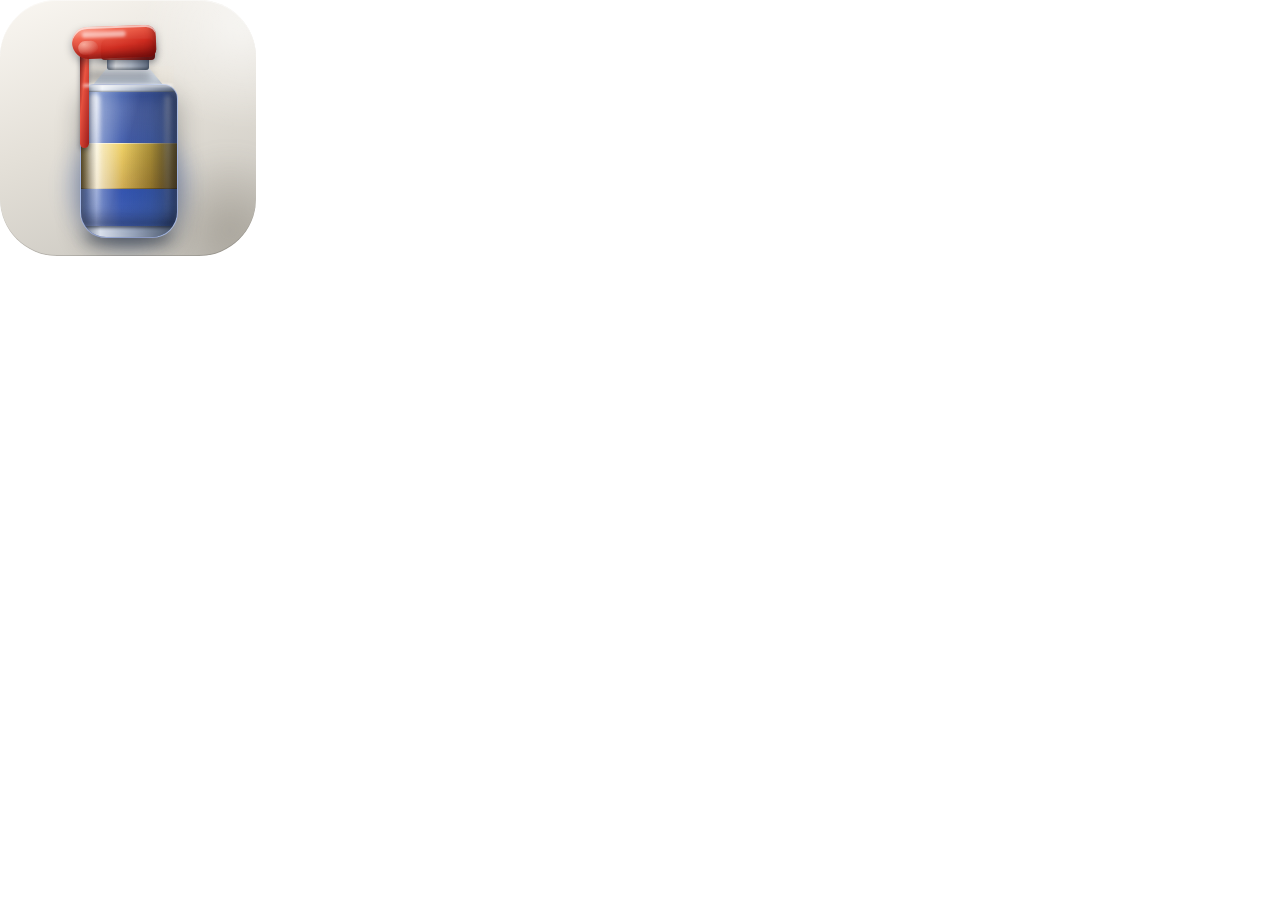
<file: docs/design/app-icon.html>
<!DOCTYPE html>
<html>
<head>
<meta charset="utf-8">
<style>
  html, body { margin:0; padding:0; background:transparent; }
  #art { width:256px; height:256px; transform-origin:top left; }
</style>
</head>
<body>
<div id="art">
  <div style="width:256px; height:256px; position:relative; border-radius:57px; overflow:hidden; background:linear-gradient(158deg, #FAF7F2 0%, #E4E0D8 46%, #C6C3BC 100%)">

    <div style="position:absolute; left:54px; top:112px; width:150px; height:150px; border-radius:50%; background:radial-gradient(circle at 50% 50%, rgba(26,74,190,.7), rgba(26,74,190,0) 66%); filter:blur(8px)"></div>
    <div style="position:absolute; left:132px; top:-84px; width:220px; height:220px; border-radius:50%; background:radial-gradient(circle at 50% 50%, rgba(255,255,255,.6), rgba(255,255,255,0) 66%); filter:blur(8px)"></div>
    <div style="position:absolute; left:150px; top:150px; width:160px; height:160px; border-radius:50%; background:radial-gradient(circle at 50% 50%, rgba(122,116,104,.42), rgba(0,0,0,0) 70%); filter:blur(10px)"></div>

    <div style="position:absolute; left:84px; top:230px; width:88px; height:14px; border-radius:50%; background:rgba(14,20,26,.42); filter:blur(7px)"></div>

    <div style="position:absolute; left:82px; top:66px; width:92px; height:32px; clip-path:polygon(29% 0, 71% 0, 100% 100%, 0 100%); background:linear-gradient(178deg, rgba(255,255,255,.98) 0%, rgba(234,240,247,.96) 20%, rgba(192,203,218,.94) 56%, rgba(128,143,165,.92) 100%); backdrop-filter:blur(7px) saturate(135%); -webkit-backdrop-filter:blur(7px) saturate(135%); box-shadow:inset 0 2px 3px rgba(255,255,255,.95), inset 9px 0 10px rgba(255,255,255,.5), inset -9px 0 12px rgba(20,28,44,.34), inset -4px -5px 9px rgba(14,20,26,.3)"></div>

    <div style="position:absolute; left:107px; top:56px; width:42px; height:14px; border-radius:3px; background:linear-gradient(96deg, rgba(112,126,148,.95) 0%, rgba(248,251,254,.96) 22%, rgba(196,206,220,.95) 58%, rgba(96,110,132,.95) 100%); box-shadow:inset 0 -2px 3px rgba(14,20,30,.38), inset 0 1px 0 rgba(255,255,255,.85)"></div>

    <div style="position:absolute; left:101px; top:38px; width:54px; height:22px; border-radius:7px 7px 4px 4px; background:linear-gradient(96deg, rgba(128,16,14,.95) 0%, rgba(246,110,88,.96) 20%, rgba(214,52,38,.95) 54%, rgba(120,14,12,.95) 100%); box-shadow:inset 0 1px 0 rgba(255,255,255,.5), inset 0 -3px 5px rgba(70,6,6,.45), 0 3px 7px rgba(10,16,30,.3)"></div>
    <div style="position:absolute; left:104px; top:41px; width:34px; height:4px; border-radius:3px; background:rgba(255,255,255,.4); filter:blur(1.4px)"></div>

    <div style="position:absolute; left:80px; top:84px; width:96px; height:152px; border-radius:15px 15px 26px 26px; background:linear-gradient(105deg, rgba(46,96,208,.62) 0%, rgba(18,50,148,.74) 46%, rgba(52,104,214,.6) 100%); backdrop-filter:blur(7px) saturate(135%); -webkit-backdrop-filter:blur(7px) saturate(135%); border:1px solid rgba(255,255,255,.44); box-shadow:inset 2px 3px 7px rgba(255,255,255,.55), inset -3px -5px 12px rgba(14,20,26,.32), 0 12px 24px rgba(14,20,26,.3); overflow:hidden">
      <div style="position:absolute; left:0; top:58px; right:0; height:46px; background:linear-gradient(180deg, rgba(250,208,60,.94), rgba(224,168,26,.88)); backdrop-filter:blur(3px) saturate(170%); -webkit-backdrop-filter:blur(3px) saturate(170%); box-shadow:inset 0 1px 0 rgba(255,255,255,.55), inset 0 -1px 0 rgba(0,0,0,.3); overflow:hidden">
        <div style="position:absolute; inset:0; background:linear-gradient(90deg, rgba(70,40,0,.42) 0%, rgba(255,255,255,.55) 17%, rgba(255,255,255,.12) 44%, rgba(70,40,0,.16) 74%, rgba(60,34,0,.48) 100%)"></div>
      </div>
      <div style="position:absolute; left:7px; top:8px; width:12px; height:134px; border-radius:7px; background:linear-gradient(180deg, rgba(255,255,255,.8), rgba(255,255,255,.06)); filter:blur(2px)"></div>
      <div style="position:absolute; right:6px; top:10px; width:6px; height:126px; border-radius:4px; background:linear-gradient(180deg, rgba(255,255,255,.5), rgba(255,255,255,.04)); filter:blur(2.5px)"></div>
      <div style="position:absolute; inset:0; background:linear-gradient(90deg, rgba(4,14,40,.5) 0%, rgba(255,255,255,.34) 16%, rgba(255,255,255,.06) 42%, rgba(4,14,40,.2) 72%, rgba(4,14,40,.55) 100%)"></div>
      <div style="position:absolute; left:0; right:0; top:0; height:7px; background:linear-gradient(90deg, rgba(120,132,152,.9), rgba(246,249,252,.95) 22%, rgba(190,200,214,.9) 55%, rgba(96,108,128,.92) 100%); box-shadow:inset 0 -1px 2px rgba(10,16,30,.4)"></div>
      <div style="position:absolute; left:0; right:0; bottom:0; height:11px; border-radius:0 0 26px 26px; background:linear-gradient(90deg, rgba(84,96,116,.92), rgba(228,234,242,.9) 20%, rgba(160,172,190,.88) 56%, rgba(70,82,102,.94) 100%); box-shadow:inset 0 2px 3px rgba(10,16,30,.45)"></div>
      <div style="position:absolute; left:0; right:0; bottom:11px; height:18px; background:linear-gradient(180deg, rgba(6,14,34,0), rgba(6,14,34,.3)); filter:blur(2px)"></div>
    </div>

    <div style="position:absolute; left:86px; top:70px; width:66px; height:11px; border-radius:6px; background:rgba(8,14,28,.3); filter:blur(4px)"></div>

    <div style="position:absolute; left:80px; top:52px; width:9px; height:96px; border-radius:5px; background:linear-gradient(96deg, rgba(104,10,10,.95) 0%, rgba(236,80,60,.96) 38%, rgba(158,22,18,.95) 100%); box-shadow:0 2px 5px rgba(10,16,30,.4), inset 0 1px 0 rgba(255,255,255,.3)"></div>

    <div style="position:absolute; left:72px; top:26px; width:84px; height:32px; border-radius:19px 12px 9px 20px; transform:rotate(-2deg); background:linear-gradient(168deg, rgba(255,186,168,.97) 0%, rgba(242,98,76,.97) 26%, rgba(206,44,32,.96) 62%, rgba(126,14,12,.95) 100%); box-shadow:0 4px 9px rgba(10,16,30,.34), inset 0 2px 0 rgba(255,255,255,.6), inset -3px -4px 7px rgba(80,8,8,.42); overflow:hidden">
      <div style="position:absolute; left:10px; top:5px; width:44px; height:6px; border-radius:4px; background:rgba(255,255,255,.55); filter:blur(1.6px)"></div>
      <div style="position:absolute; left:6px; top:14px; width:20px; height:14px; border-radius:10px; background:radial-gradient(120% 120% at 30% 24%, rgba(255,206,192,.7), rgba(180,28,22,.15) 70%)"></div>
    </div>

    <div style="position:absolute; left:83px; top:84px; width:90px; height:3px; border-radius:2px; background:rgba(255,255,255,.62); filter:blur(1.4px)"></div>
    <div style="position:absolute; inset:0; border-radius:57px; box-shadow:inset 0 1px 0 rgba(255,255,255,.45), inset 0 -1px 0 rgba(0,0,0,.14)"></div>
  </div>
</div>
<script>
  const px = parseInt(new URLSearchParams(location.search).get('px') || '256', 10);
  document.getElementById('art').style.transform = 'scale(' + (px / 256) + ')';
  document.documentElement.style.width = px + 'px';
  document.documentElement.style.height = px + 'px';
</script>
</body>
</html>
</file>
